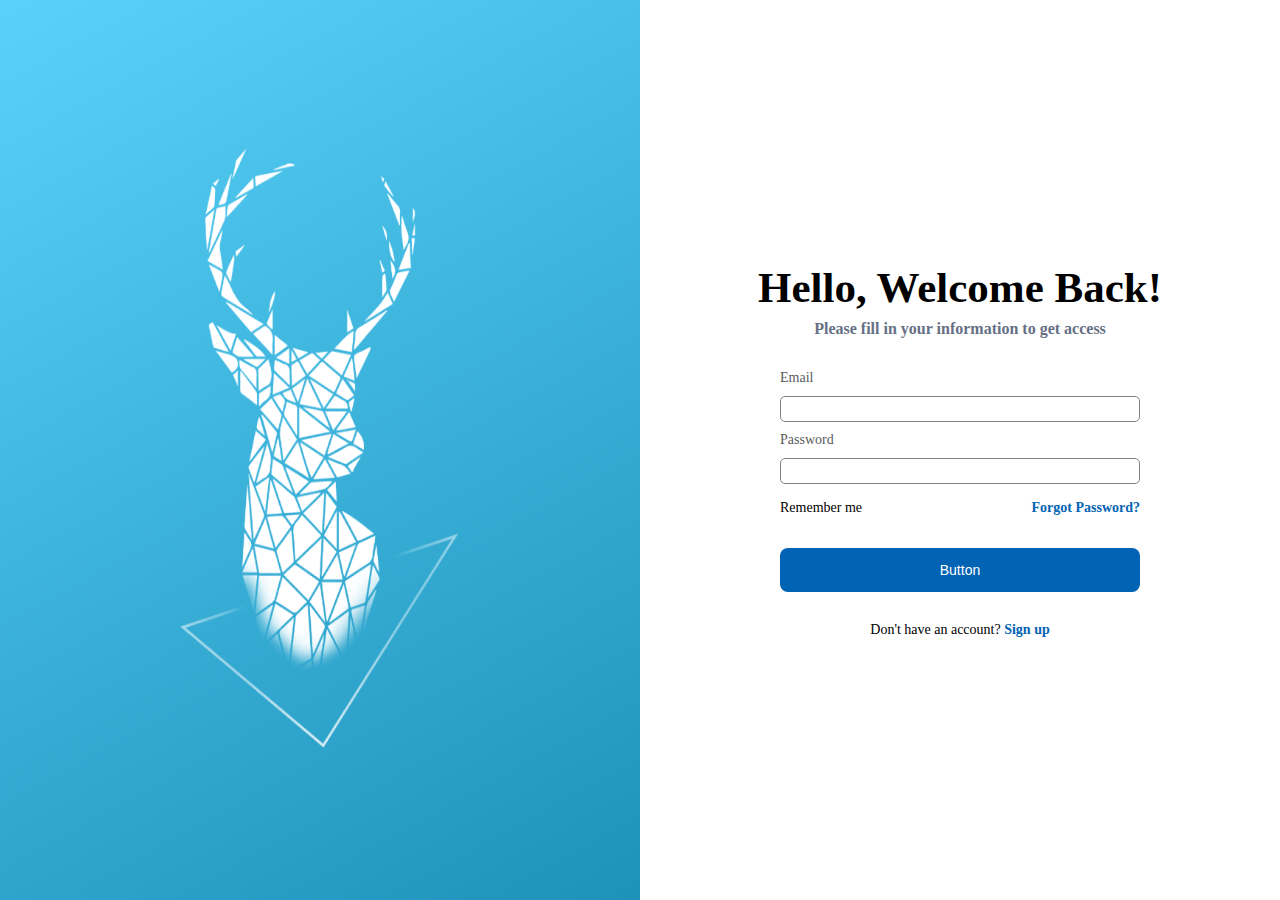
<file: index.html>
<!DOCTYPE html>
<html lang="en">

<head>
    <meta charset="UTF-8">
    <meta http-equiv="X-UA-Compatible" content="IE=edge">
    <meta name="viewport" content="width=device-width, initial-scale=1.0">
    <title>Document</title>
    <link rel="stylesheet" href="assets/css/reset.css">
    <link rel="stylesheet" href="assets/css/style.css">
    <link rel="stylesheet" href="https://cdnjs.cloudflare.com/ajax/libs/font-awesome/6.2.0/css/all.min.css"
        integrity="sha512-xh6O/CkQoPOWDdYTDqeRdPCVd1SpvCA9XXcUnZS2FmJNp1coAFzvtCN9BmamE+4aHK8yyUHUSCcJHgXloTyT2A=="
        crossorigin="anonymous" referrerpolicy="no-referrer" />

</head>

<body>
    <div class="container flex">
        <div class="item blue">
            <div class="img"> 
                <img src="assets/image/1.png" alt="">

            </div>


        </div>
        <div class="item flex-column">
            <h2>Hello, Welcome Back!</h2>
            <h3>Please fill in your information to get access</h3>
            <div class="login">
                <div class="input">
                    <label for="email" id="label1">Email</label><br>
                    <input type="email" id="email" name="email">

                    <i class="fa-regular fa-circle-xmark"></i>




                </div>
                <div class="input">
                    <label for="password" id="label2">Password</label><br>
                    <input type="password" id="password" name="password">
                    <i class="fa-regular fa-eye"></i>

                </div>
                <div class="remember flex j-between">
                    <div>
                        <i class="fa-light fa-square"></i>
                        <span>Remember me</span>

                    </div>
                    <b>Forgot Password?</b>


                </div>
                <button onclick="myFunction()">Button</button>


            </div>


            <p>Don't have an account? <b>Sign up</b></p>



        </div>
    </div>
    </div>

</body>
<script src="assets/js/index.js"></script>

</html>
</file>
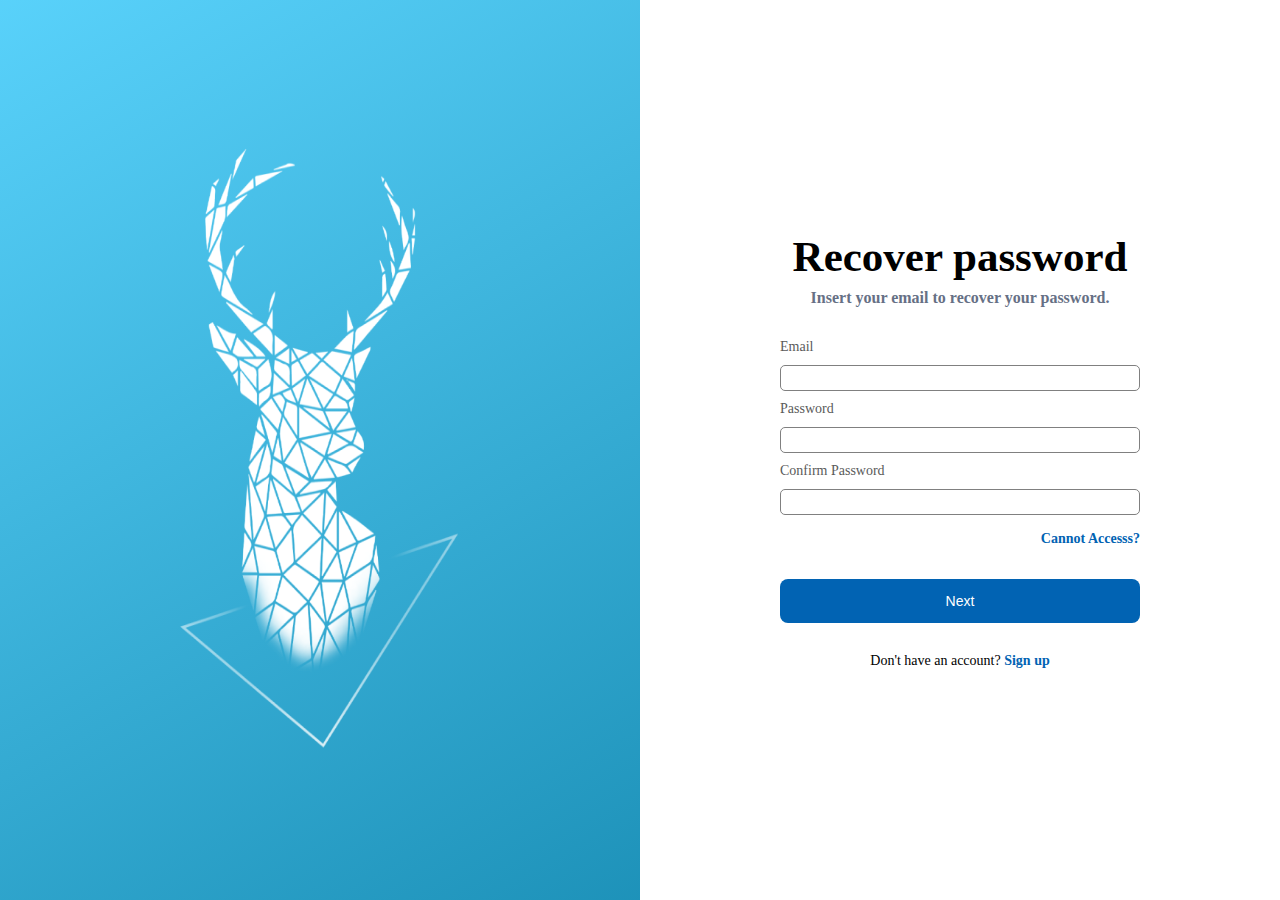
<file: forgot.html>
<!DOCTYPE html>
<html lang="en">

<head>
    <meta charset="UTF-8">
    <meta http-equiv="X-UA-Compatible" content="IE=edge">
    <meta name="viewport" content="width=device-width, initial-scale=1.0">
    <title>Document</title>
    <link rel="stylesheet" href="assets/css/reset.css">
    <link rel="stylesheet" href="assets/css/style.css">
    <link rel="stylesheet" href="https://cdnjs.cloudflare.com/ajax/libs/font-awesome/6.2.0/css/all.min.css"
        integrity="sha512-xh6O/CkQoPOWDdYTDqeRdPCVd1SpvCA9XXcUnZS2FmJNp1coAFzvtCN9BmamE+4aHK8yyUHUSCcJHgXloTyT2A=="
        crossorigin="anonymous" referrerpolicy="no-referrer" />
    <script src="https://cdnjs.cloudflare.com/ajax/libs/jquery/3.6.1/jquery.min.js"
        integrity="sha512-aVKKRRi/Q/YV+4mjoKBsE4x3H+BkegoM/em46NNlCqNTmUYADjBbeNefNxYV7giUp0VxICtqdrbqU7iVaeZNXA=="
        crossorigin="anonymous" referrerpolicy="no-referrer"></script>

</head>

<body>
    <div class="container flex">
        <div class="item blue">
            <div class="img">
                <img src="assets/image/1.png" alt="">

            </div>


        </div>
        <div class="item flex-column">
            <h2>Recover password</h2>
            <h3>Insert your email to recover your password.
            </h3>
            <div class="login">
                <div class="input email">
                    <label for="email" id="label1">Email</label><br>
                    <input type="email" id="email" name="email">

                    <i class="fa-regular fa-circle-xmark" id="clearUsername"></i>


                </div>
                <div class="input password">
                    <div>
                        <label for="password" id="label2">Password</label><br>
                        <input type="password" id="password" name="password">
                        <i class="fa-regular fa-eye viewPassword" id="viewPassword"></i>

                    </div>



                </div>
                <div class="input password">
                    <div>
                        <label for="confirmPassword" id="label3">Confirm Password</label><br>
                        <input type="password" id="confirmPassword" name="confirmPassword">
                        <i class="fa-regular fa-eye " id="viewPassword"></i>

                    </div>



                </div>
                <div class="remember flex j-between">
                    <div>


                    </div>
                    <b id="forgot">Cannot Accesss?</b>


                </div>
                <button id="btn-forgot-main">Next</button>


            </div>


            <p class="sign-up">Don't have an account? <b>Sign up</b></p>



        </div>
    </div>
    </div>

</body>

<script src="assets/js/forgot.js"></script>



</html>
</file>
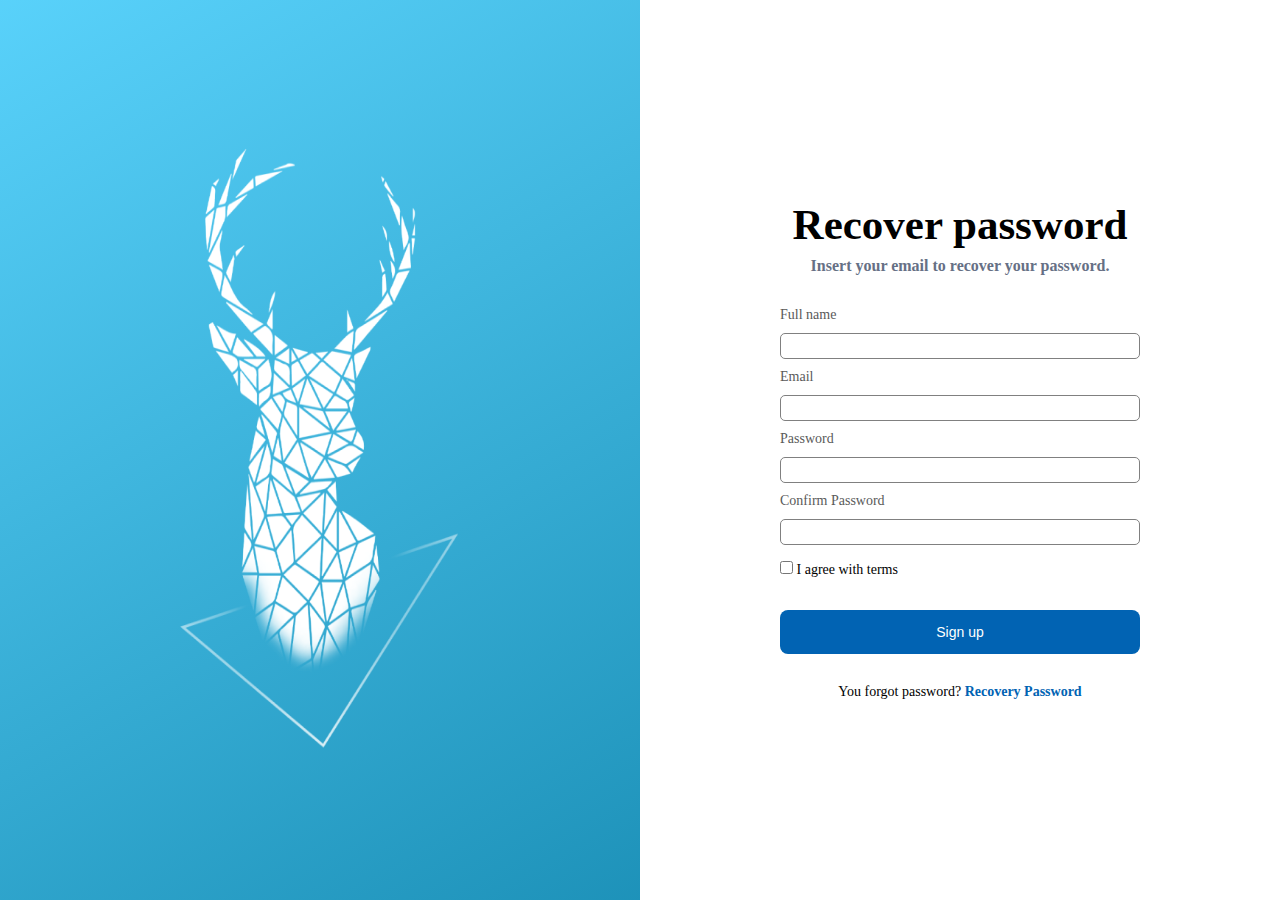
<file: sign-up.html>
<!DOCTYPE html>
<html lang="en">

<head>
    <meta charset="UTF-8">
    <meta http-equiv="X-UA-Compatible" content="IE=edge">
    <meta name="viewport" content="width=device-width, initial-scale=1.0">
    <title>Document</title>
    <link rel="stylesheet" href="assets/css/reset.css">
    <link rel="stylesheet" href="assets/css/style.css">
    <link rel="stylesheet" href="https://cdnjs.cloudflare.com/ajax/libs/font-awesome/6.2.0/css/all.min.css"
        integrity="sha512-xh6O/CkQoPOWDdYTDqeRdPCVd1SpvCA9XXcUnZS2FmJNp1coAFzvtCN9BmamE+4aHK8yyUHUSCcJHgXloTyT2A=="
        crossorigin="anonymous" referrerpolicy="no-referrer" />
    <script src="https://cdnjs.cloudflare.com/ajax/libs/jquery/3.6.1/jquery.min.js"
        integrity="sha512-aVKKRRi/Q/YV+4mjoKBsE4x3H+BkegoM/em46NNlCqNTmUYADjBbeNefNxYV7giUp0VxICtqdrbqU7iVaeZNXA=="
        crossorigin="anonymous" referrerpolicy="no-referrer"></script>

</head>

<body>
    <div class="container flex">
        <div class="item blue">
            <div class="img">
                <img src="assets/image/1.png" alt="">

            </div>


        </div>
        <div class="item flex-column">
            <h2>Recover password</h2>
            <h3>Insert your email to recover your password.
            </h3>
            <div class="login">
                <div class="input fullname">
                    <div>
                        <label for="fullName">Full name</label><br>
                        <input type="text" id="fullName" name="fullName">
                        <i class="fa-regular fa-circle-xmark" id="clearFname"></i>

                    </div>



                </div>
                <div class="input email">
                    <label for="email" id="label1">Email</label><br>
                    <input type="email" id="email" name="email">

                    <i class="fa-regular fa-circle-xmark" id="clearUsername"></i>


                </div>
                <div class="input password">
                    <div>
                        <label for="password" id="label2">Password</label><br>
                        <input type="password" id="password" name="password">
                        <i class="fa-regular fa-eye viewPassword" id="viewPassword"></i>

                    </div>



                </div>
                <div class="input password">
                    <div>
                        <label for="confirmPassword" id="label3">Confirm Password</label><br>
                        <input type="password" id="confirmPassword" name="confirmPassword">
                        <i class="fa-regular fa-eye " id="viewConfirmPassword"></i>

                    </div>



                </div>

                <div id="loader"></div>


                <div class="remember flex j-between">
                    <div>
                        <input type="checkbox" id="agree" name="agree" value="Bike">
                        <span>I agree with terms</span>

                    </div>



                </div>
                <button id="btn-sign">Sign up</button>


            </div>


            <p class="recovery">You forgot password? <b>Recovery Password</b></p>



        </div>
    </div>
    </div>


</body>

<script src="assets/js/sign-up.js"></script>



</html>
</file>
<file: assets/css/style.css>
* {
  font-size: 14px;
}

.input:focus {
  outline: none;
}

.flex {
  display: flex;
}

.ml-0 {
  margin-left: 0;
}

.container {
  width: 100%;
  height: 100vh;
}
.container .item {
  width: 50%;
}

.j-between {
  justify-content: space-between;
}

.a-center {
  align-items: center;
}

.flex-column {
  display: flex;
  flex-direction: column;
  justify-content: center;
  align-items: center;
}
.flex-column .login {
  display: flex;
  flex-direction: column;
  justify-content: center;
  align-items: flex-start;
  padding: 30px;
}
.flex-column h3 {
  font-size: 16px;
  color: #667085;
  margin-top: 8px;
}
.flex-column h2 {
  font-size: 43px;
}
.flex-column .input {
  font-size: 14px;
  width: 100%;
  position: relative;
}
.flex-column .input label {
  color: #5A5A5A;
  font-weight: 500;
  line-height: 20px;
}
.flex-column .input input {
  margin: 8px 0;
  width: 100%;
  height: 24px;
  border: 1px solid grey;
  border-radius: 5px;
  display: inline-block;
  box-sizing: border-box;
  padding: 12px 20px;
}
.flex-column .input i {
  position: absolute;
  right: 2%;
  top: 56%;
  cursor: pointer;
}
.flex-column button {
  display: flex;
  flex-direction: row;
  justify-content: center;
  align-items: center;
  padding: 12px 154px;
  gap: 10px;
  width: 360px;
  height: 44px;
  background: #0163B3;
  border-radius: 8px;
  color: #FFF;
}
.flex-column b {
  color: #0163B3;
  cursor: pointer;
}

.blue {
  background: linear-gradient(151.25deg, #5DD6FF -7.2%, #188CB3 109.82%);
  position: relative;
}
.blue .img {
  width: 100%;
  height: 100%;
}
.blue .img img {
  width: 60%;
  height: 70%;
  position: absolute;
  left: 50%;
  top: 50%;
  transform: translate(-50%, -50%);
}

.remember {
  width: 100%;
  margin: 8px 0 32px 0;
}

@media only screen and (max-width: 500px) {
  .blue {
    background-color: #FFF;
  }
  .container .item {
    width: 100%;
  }
  .flex-column {
    width: 100%;
  }
}
.loader {
  border: 16px solid #f3f3f3;
  /* Light grey */
  border-top: 16px solid #3498db;
  /* Blue */
  border-radius: 50%;
  width: 120px;
  height: 120px;
  animation: spin 2s linear infinite;
}

@keyframes spin {
  0% {
    transform: rotate(0deg);
  }
  100% {
    transform: rotate(360deg);
  }
}

/*# sourceMappingURL=style.css.map */
</file>
